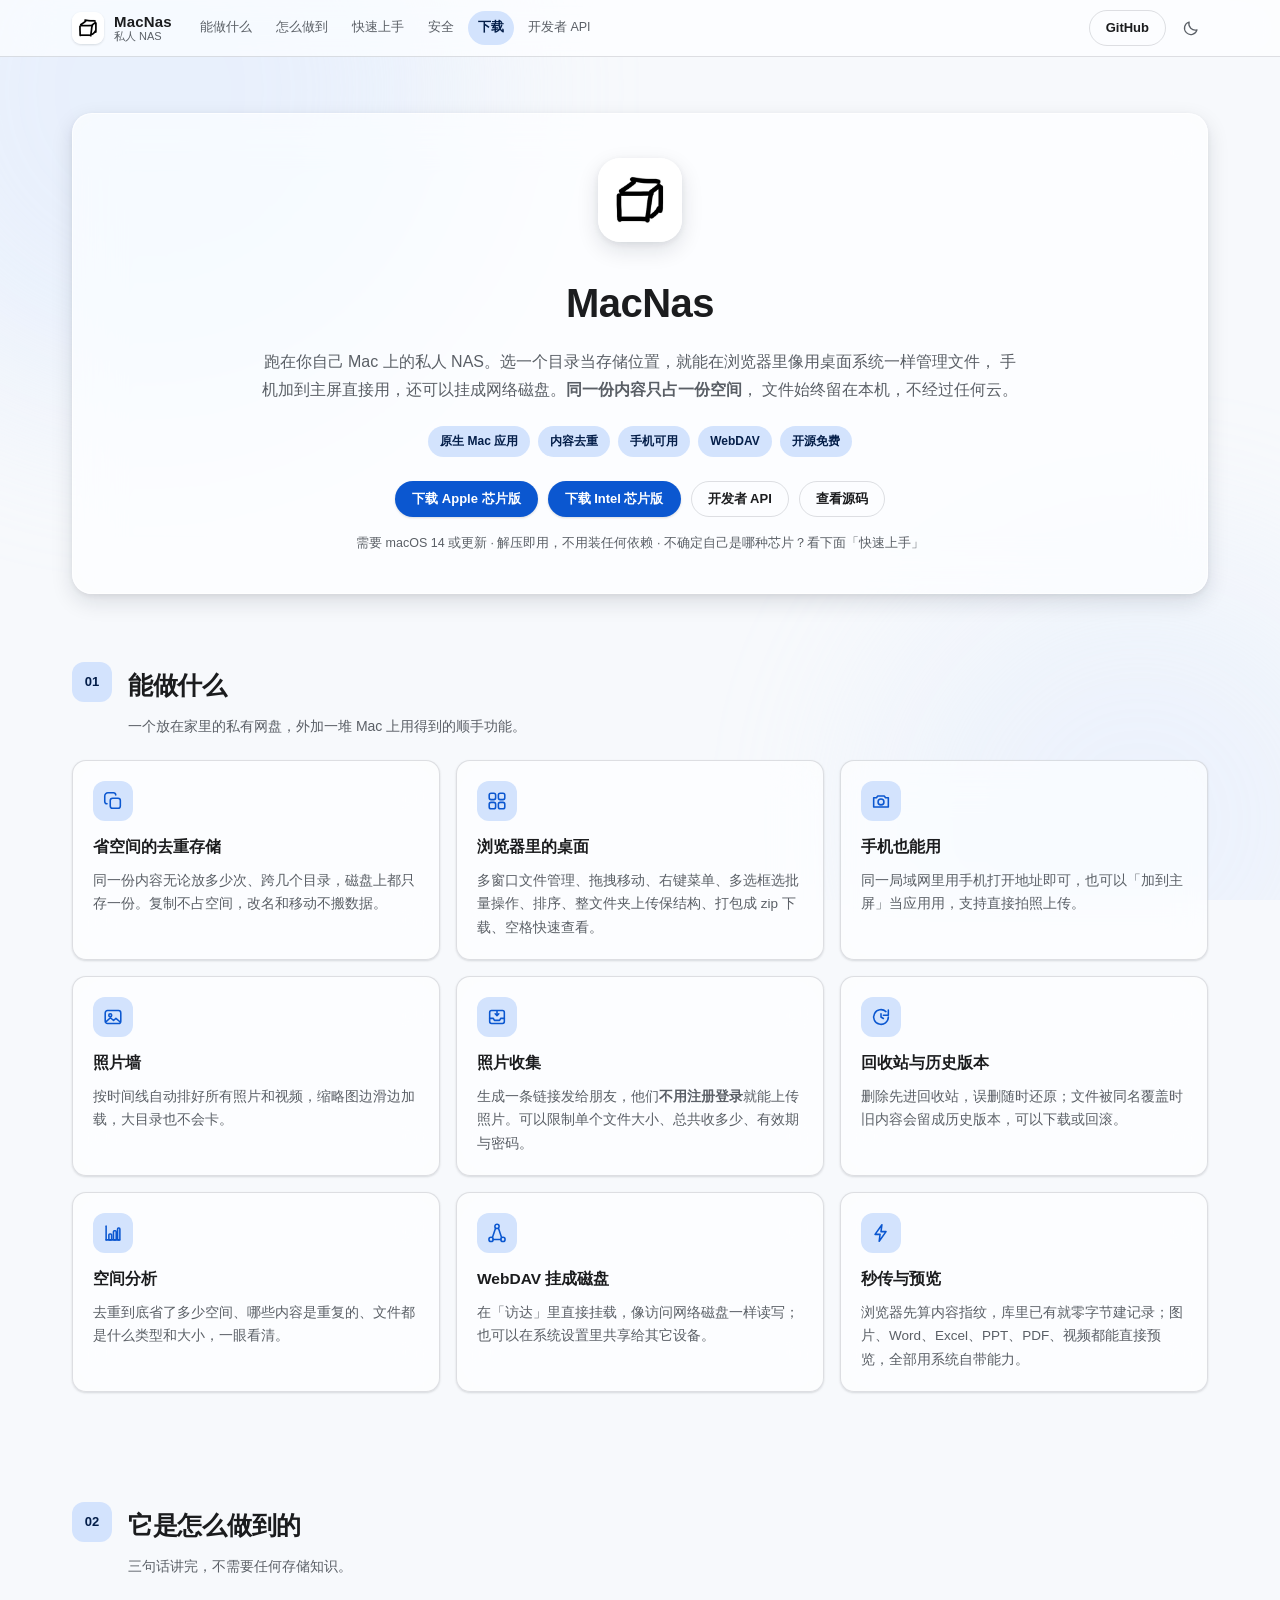
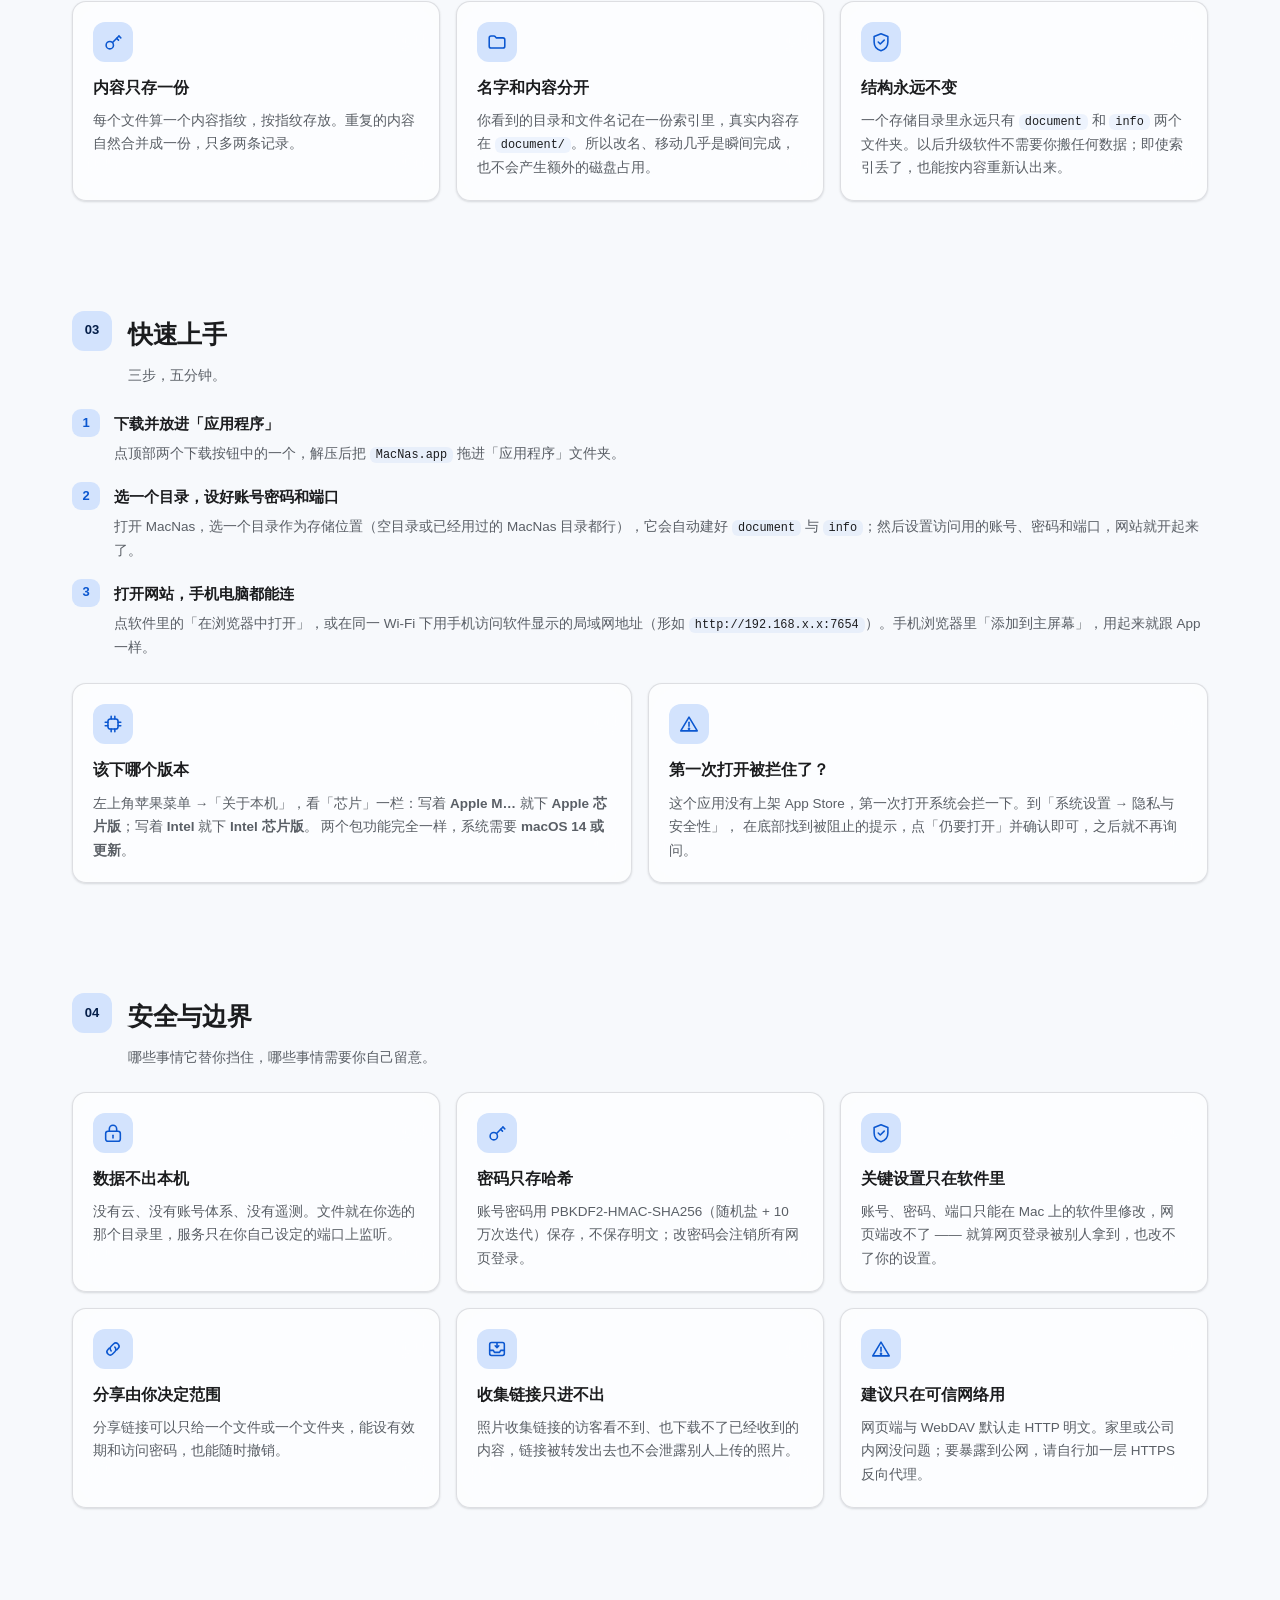
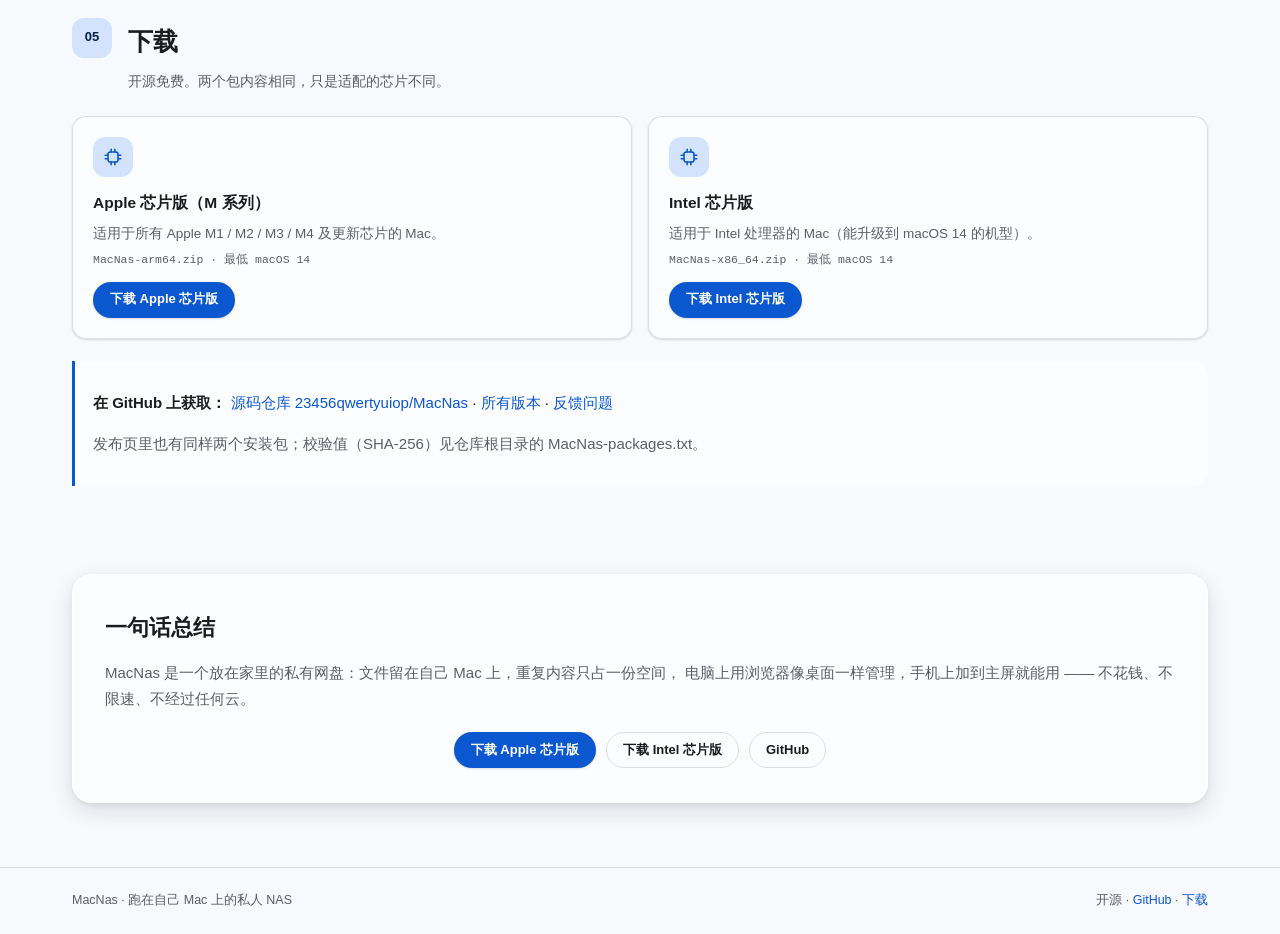
<file: web/index.html>
<!DOCTYPE html>
<html lang="zh-CN" data-theme="light">
<head>
<meta charset="utf-8">
<meta name="viewport" content="width=device-width, initial-scale=1">
<title>MacNas · 跑在自己 Mac 上的私人 NAS</title>
<meta name="description" content="MacNas 是一个跑在自己 Mac 上的私人 NAS：文件按内容去重存储，浏览器里像桌面一样管理，手机可加到主屏，支持 WebDAV 与照片收集。开源，零第三方依赖。">
<link rel="icon" href="logo.png">
<link rel="stylesheet" href="style.css">
</head>
<body>

<div class="bg-deco" aria-hidden="true"></div>

<header class="topbar glass">
  <div class="topbar-inner">
    <a class="brand" href="#top">
      <img src="logo.png" alt="MacNas" class="brand-logo">
      <span class="brand-text">
        <strong>MacNas</strong>
        <small>私人 NAS</small>
      </span>
    </a>
    <nav class="topnav">
      <a href="#features">能做什么</a>
      <a href="#how">怎么做到</a>
      <a href="#start">快速上手</a>
      <a href="#security">安全</a>
      <a href="#download">下载</a>
      <a href="api.html">开发者 API</a>
    </nav>
    <div class="topbar-actions">
      <a class="btn text" href="https://github.com/23456qwertyuiop/MacNas" target="_blank" rel="noopener">GitHub</a>
      <button class="icon-btn" id="theme-btn" title="切换深浅色" aria-label="切换深浅色"></button>
    </div>
  </div>
</header>

<main id="top">

  <!-- ======================= 首屏 ======================= -->
  <section class="hero">
    <div class="hero-card glass">
      <img src="logo.png" alt="" class="hero-logo">
      <h1>MacNas</h1>
      <p class="hero-lead">
        跑在你自己 Mac 上的私人 NAS。选一个目录当存储位置，就能在浏览器里像用桌面系统一样管理文件，
        手机加到主屏直接用，还可以挂成网络磁盘。<strong>同一份内容只占一份空间</strong>，
        文件始终留在本机，不经过任何云。
      </p>
      <div class="hero-tags">
        <span class="tag-pill">原生 Mac 应用</span>
        <span class="tag-pill">内容去重</span>
        <span class="tag-pill">手机可用</span>
        <span class="tag-pill">WebDAV</span>
        <span class="tag-pill">开源免费</span>
      </div>
      <div class="hero-actions">
        <a class="btn filled" href="https://github.com/23456qwertyuiop/MacNas/releases/latest/download/MacNas-arm64.zip">下载 Apple 芯片版</a>
        <a class="btn filled" href="https://github.com/23456qwertyuiop/MacNas/releases/latest/download/MacNas-x86_64.zip">下载 Intel 芯片版</a>
        <a class="btn text" href="api.html">开发者 API</a>
        <a class="btn text" href="https://github.com/23456qwertyuiop/MacNas" target="_blank" rel="noopener">查看源码</a>
      </div>
      <p class="hero-note">需要 macOS 14 或更新 · 解压即用，不用装任何依赖 · 不确定自己是哪种芯片？看下面「快速上手」</p>
    </div>
  </section>

  <!-- ======================= 能做什么 ======================= -->
  <section id="features" class="block">
    <div class="section-head">
      <span class="section-index">01</span>
      <div>
        <h2>能做什么</h2>
        <p class="section-sub">一个放在家里的私有网盘，外加一堆 Mac 上用得到的顺手功能。</p>
      </div>
    </div>

    <div class="cards three">
      <article class="card">
        <div class="card-icon" data-icon="copy"></div>
        <h3>省空间的去重存储</h3>
        <p>同一份内容无论放多少次、跨几个目录，磁盘上都只存一份。复制不占空间，改名和移动不搬数据。</p>
      </article>
      <article class="card">
        <div class="card-icon" data-icon="grid"></div>
        <h3>浏览器里的桌面</h3>
        <p>多窗口文件管理、拖拽移动、右键菜单、多选框选批量操作、排序、整文件夹上传保结构、打包成 zip 下载、空格快速查看。</p>
      </article>
      <article class="card">
        <div class="card-icon" data-icon="camera"></div>
        <h3>手机也能用</h3>
        <p>同一局域网里用手机打开地址即可，也可以「加到主屏」当应用用，支持直接拍照上传。</p>
      </article>
      <article class="card">
        <div class="card-icon" data-icon="photos"></div>
        <h3>照片墙</h3>
        <p>按时间线自动排好所有照片和视频，缩略图边滑边加载，大目录也不会卡。</p>
      </article>
      <article class="card">
        <div class="card-icon" data-icon="inbox"></div>
        <h3>照片收集</h3>
        <p>生成一条链接发给朋友，他们<strong>不用注册登录</strong>就能上传照片。可以限制单个文件大小、总共收多少、有效期与密码。</p>
      </article>
      <article class="card">
        <div class="card-icon" data-icon="rotate"></div>
        <h3>回收站与历史版本</h3>
        <p>删除先进回收站，误删随时还原；文件被同名覆盖时旧内容会留成历史版本，可以下载或回滚。</p>
      </article>
      <article class="card">
        <div class="card-icon" data-icon="chart"></div>
        <h3>空间分析</h3>
        <p>去重到底省了多少空间、哪些内容是重复的、文件都是什么类型和大小，一眼看清。</p>
      </article>
      <article class="card">
        <div class="card-icon" data-icon="network"></div>
        <h3>WebDAV 挂成磁盘</h3>
        <p>在「访达」里直接挂载，像访问网络磁盘一样读写；也可以在系统设置里共享给其它设备。</p>
      </article>
      <article class="card">
        <div class="card-icon" data-icon="bolt"></div>
        <h3>秒传与预览</h3>
        <p>浏览器先算内容指纹，库里已有就零字节建记录；图片、Word、Excel、PPT、PDF、视频都能直接预览，全部用系统自带能力。</p>
      </article>
    </div>
  </section>

  <!-- ======================= 怎么做到 ======================= -->
  <section id="how" class="block">
    <div class="section-head">
      <span class="section-index">02</span>
      <div>
        <h2>它是怎么做到的</h2>
        <p class="section-sub">三句话讲完，不需要任何存储知识。</p>
      </div>
    </div>

    <div class="cards three">
      <article class="card">
        <div class="card-icon" data-icon="key"></div>
        <h3>内容只存一份</h3>
        <p>每个文件算一个内容指纹，按指纹存放。重复的内容自然合并成一份，只多两条记录。</p>
      </article>
      <article class="card">
        <div class="card-icon" data-icon="folder"></div>
        <h3>名字和内容分开</h3>
        <p>你看到的目录和文件名记在一份索引里，真实内容存在 <code>document/</code>。所以改名、移动几乎是瞬间完成，也不会产生额外的磁盘占用。</p>
      </article>
      <article class="card">
        <div class="card-icon" data-icon="shield"></div>
        <h3>结构永远不变</h3>
        <p>一个存储目录里永远只有 <code>document</code> 和 <code>info</code> 两个文件夹。以后升级软件不需要你搬任何数据；即使索引丢了，也能按内容重新认出来。</p>
      </article>
    </div>
  </section>

  <!-- ======================= 快速上手 ======================= -->
  <section id="start" class="block">
    <div class="section-head">
      <span class="section-index">03</span>
      <div>
        <h2>快速上手</h2>
        <p class="section-sub">三步，五分钟。</p>
      </div>
    </div>

    <div class="prose">
      <div class="guide-steps">
        <div class="guide-step">
          <span class="guide-step-no">1</span>
          <div>
            <h3>下载并放进「应用程序」</h3>
            <p>点顶部两个下载按钮中的一个，解压后把 <code>MacNas.app</code> 拖进「应用程序」文件夹。</p>
          </div>
        </div>
        <div class="guide-step">
          <span class="guide-step-no">2</span>
          <div>
            <h3>选一个目录，设好账号密码和端口</h3>
            <p>打开 MacNas，选一个目录作为存储位置（空目录或已经用过的 MacNas 目录都行），它会自动建好
               <code>document</code> 与 <code>info</code>；然后设置访问用的账号、密码和端口，网站就开起来了。</p>
          </div>
        </div>
        <div class="guide-step">
          <span class="guide-step-no">3</span>
          <div>
            <h3>打开网站，手机电脑都能连</h3>
            <p>点软件里的「在浏览器中打开」，或在同一 Wi-Fi 下用手机访问软件显示的局域网地址（形如
               <code>http://192.168.x.x:7654</code>）。手机浏览器里「添加到主屏幕」，用起来就跟 App 一样。</p>
          </div>
        </div>
      </div>

      <div class="cards two">
        <article class="card">
          <div class="card-icon" data-icon="chip"></div>
          <h3>该下哪个版本</h3>
          <p>左上角苹果菜单 →「关于本机」，看「芯片」一栏：写着 <strong>Apple M…</strong> 就下
             <strong>Apple 芯片版</strong>；写着 <strong>Intel</strong> 就下 <strong>Intel 芯片版</strong>。
             两个包功能完全一样，系统需要 <strong>macOS 14 或更新</strong>。</p>
        </article>
        <article class="card">
          <div class="card-icon" data-icon="warn"></div>
          <h3>第一次打开被拦住了？</h3>
          <p>这个应用没有上架 App Store，第一次打开系统会拦一下。到「系统设置 → 隐私与安全性」，
             在底部找到被阻止的提示，点「仍要打开」并确认即可，之后就不再询问。</p>
        </article>
      </div>
    </div>
  </section>

  <!-- ======================= 安全与边界 ======================= -->
  <section id="security" class="block">
    <div class="section-head">
      <span class="section-index">04</span>
      <div>
        <h2>安全与边界</h2>
        <p class="section-sub">哪些事情它替你挡住，哪些事情需要你自己留意。</p>
      </div>
    </div>

    <div class="cards three">
      <article class="card">
        <div class="card-icon" data-icon="lock"></div>
        <h3>数据不出本机</h3>
        <p>没有云、没有账号体系、没有遥测。文件就在你选的那个目录里，服务只在你自己设定的端口上监听。</p>
      </article>
      <article class="card">
        <div class="card-icon" data-icon="key"></div>
        <h3>密码只存哈希</h3>
        <p>账号密码用 PBKDF2-HMAC-SHA256（随机盐 + 10 万次迭代）保存，不保存明文；改密码会注销所有网页登录。</p>
      </article>
      <article class="card">
        <div class="card-icon" data-icon="shield"></div>
        <h3>关键设置只在软件里</h3>
        <p>账号、密码、端口只能在 Mac 上的软件里修改，网页端改不了 —— 就算网页登录被别人拿到，也改不了你的设置。</p>
      </article>
      <article class="card">
        <div class="card-icon" data-icon="link"></div>
        <h3>分享由你决定范围</h3>
        <p>分享链接可以只给一个文件或一个文件夹，能设有效期和访问密码，也能随时撤销。</p>
      </article>
      <article class="card">
        <div class="card-icon" data-icon="inbox"></div>
        <h3>收集链接只进不出</h3>
        <p>照片收集链接的访客看不到、也下载不了已经收到的内容，链接被转发出去也不会泄露别人上传的照片。</p>
      </article>
      <article class="card">
        <div class="card-icon" data-icon="warn"></div>
        <h3>建议只在可信网络用</h3>
        <p>网页端与 WebDAV 默认走 HTTP 明文。家里或公司内网没问题；要暴露到公网，请自行加一层 HTTPS 反向代理。</p>
      </article>
    </div>
  </section>

  <!-- ======================= 下载 ======================= -->
  <section id="download" class="block">
    <div class="section-head">
      <span class="section-index">05</span>
      <div>
        <h2>下载</h2>
        <p class="section-sub">开源免费。两个包内容相同，只是适配的芯片不同。</p>
      </div>
    </div>

    <div class="cards two">
      <article class="card download-card">
        <div class="card-icon" data-icon="chip"></div>
        <h3>Apple 芯片版（M 系列）</h3>
        <p>适用于所有 Apple M1 / M2 / M3 / M4 及更新芯片的 Mac。</p>
        <p class="mono c-dim">MacNas-arm64.zip · 最低 macOS 14</p>
        <a class="btn filled" href="https://github.com/23456qwertyuiop/MacNas/releases/latest/download/MacNas-arm64.zip">下载 Apple 芯片版</a>
      </article>
      <article class="card download-card">
        <div class="card-icon" data-icon="chip"></div>
        <h3>Intel 芯片版</h3>
        <p>适用于 Intel 处理器的 Mac（能升级到 macOS 14 的机型）。</p>
        <p class="mono c-dim">MacNas-x86_64.zip · 最低 macOS 14</p>
        <a class="btn filled" href="https://github.com/23456qwertyuiop/MacNas/releases/latest/download/MacNas-x86_64.zip">下载 Intel 芯片版</a>
      </article>
    </div>

    <div class="callout">
      <p>
        <strong>在 GitHub 上获取：</strong>
        <a href="https://github.com/23456qwertyuiop/MacNas" target="_blank" rel="noopener">源码仓库 23456qwertyuiop/MacNas</a>
        ·
        <a href="https://github.com/23456qwertyuiop/MacNas/releases" target="_blank" rel="noopener">所有版本</a>
        ·
        <a href="https://github.com/23456qwertyuiop/MacNas/issues" target="_blank" rel="noopener">反馈问题</a>
      </p>
      <p class="c-dim">发布页里也有同样两个安装包；校验值（SHA-256）见仓库根目录的 MacNas-packages.txt。</p>
    </div>
  </section>

  <!-- ======================= 收尾 ======================= -->
  <section class="block">
    <div class="finale glass">
      <h2>一句话总结</h2>
      <p>
        MacNas 是一个放在家里的私有网盘：文件留在自己 Mac 上，重复内容只占一份空间，
        电脑上用浏览器像桌面一样管理，手机上加到主屏就能用 —— 不花钱、不限速、不经过任何云。
      </p>
      <div class="hero-actions">
        <a class="btn filled" href="https://github.com/23456qwertyuiop/MacNas/releases/latest/download/MacNas-arm64.zip">下载 Apple 芯片版</a>
        <a class="btn text" href="https://github.com/23456qwertyuiop/MacNas/releases/latest/download/MacNas-x86_64.zip">下载 Intel 芯片版</a>
        <a class="btn text" href="https://github.com/23456qwertyuiop/MacNas" target="_blank" rel="noopener">GitHub</a>
      </div>
    </div>
  </section>

</main>

<footer class="foot">
  <div class="foot-inner">
    <span>MacNas · 跑在自己 Mac 上的私人 NAS</span>
    <span class="c-dim">
      开源 ·
      <a href="https://github.com/23456qwertyuiop/MacNas" target="_blank" rel="noopener">GitHub</a> ·
      <a href="#download">下载</a>
    </span>
  </div>
</footer>

<script src="app.js"></script>
</body>
</html>
</file>
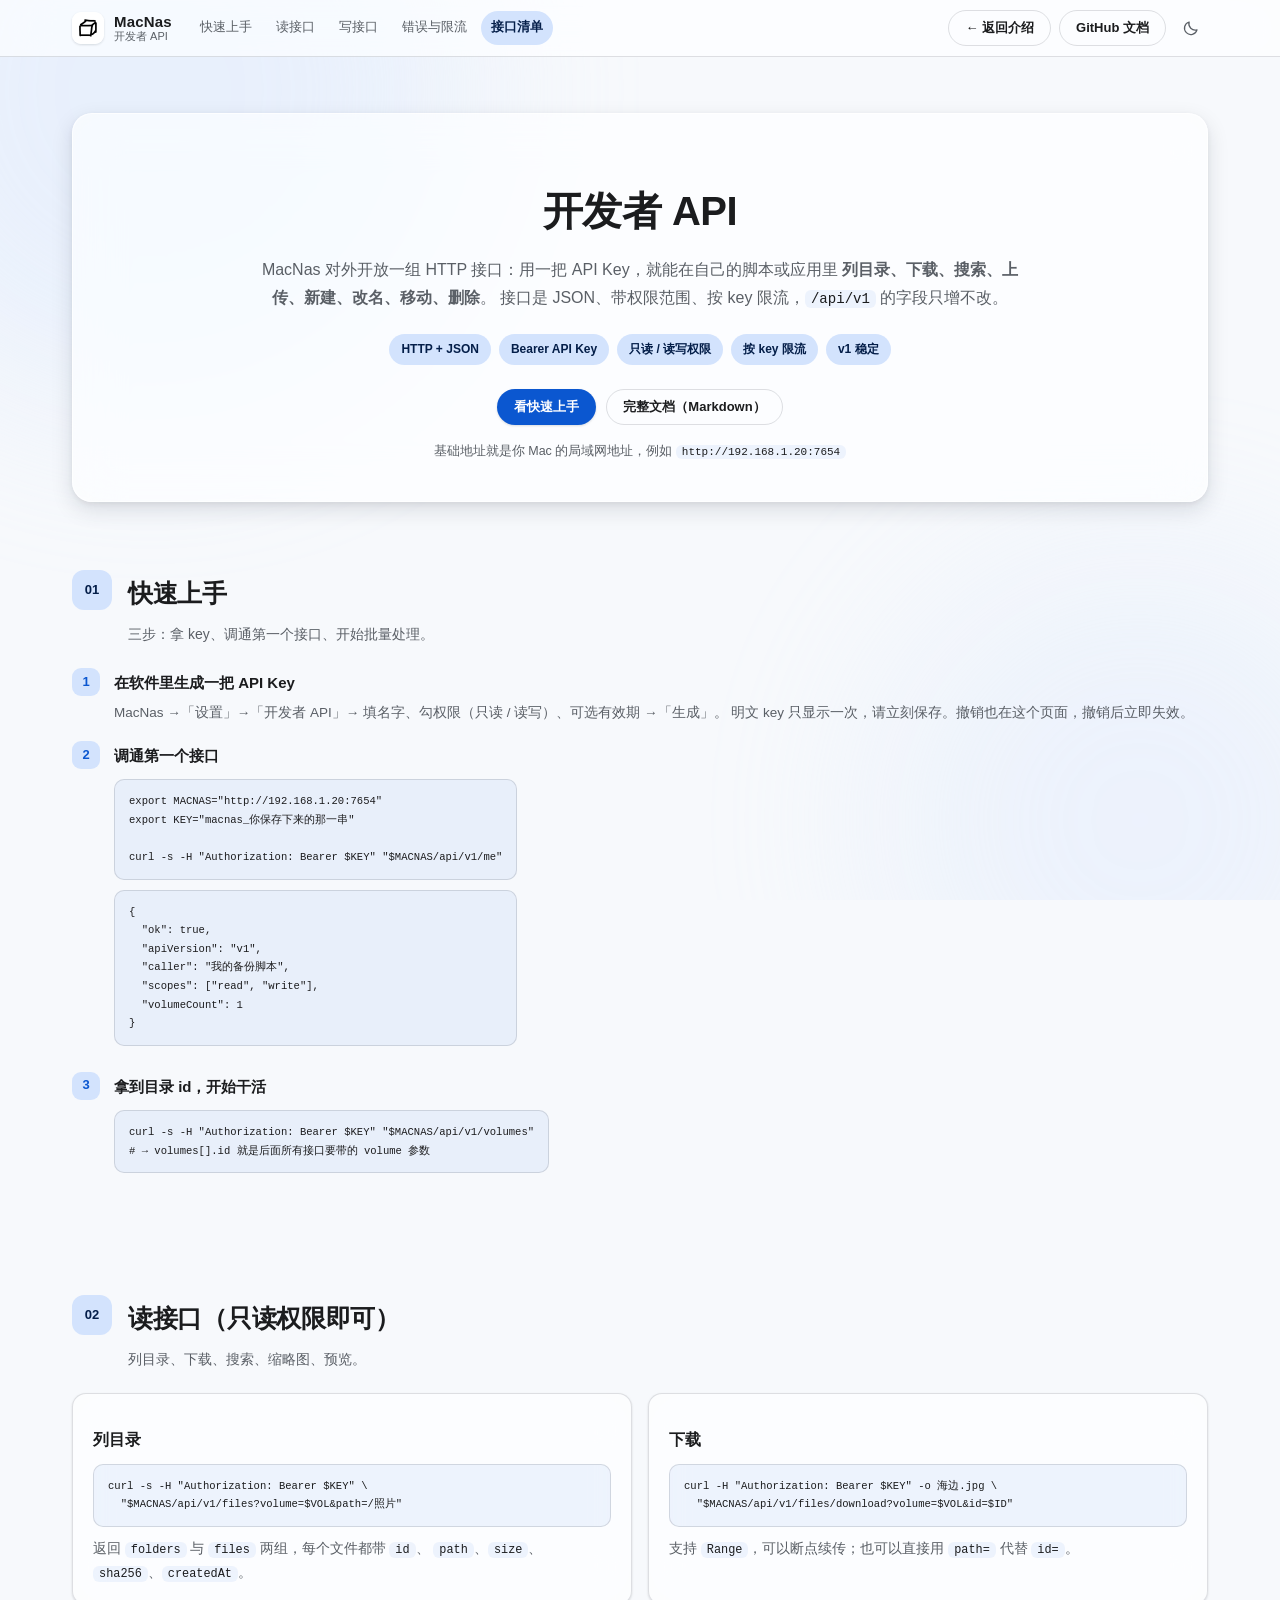
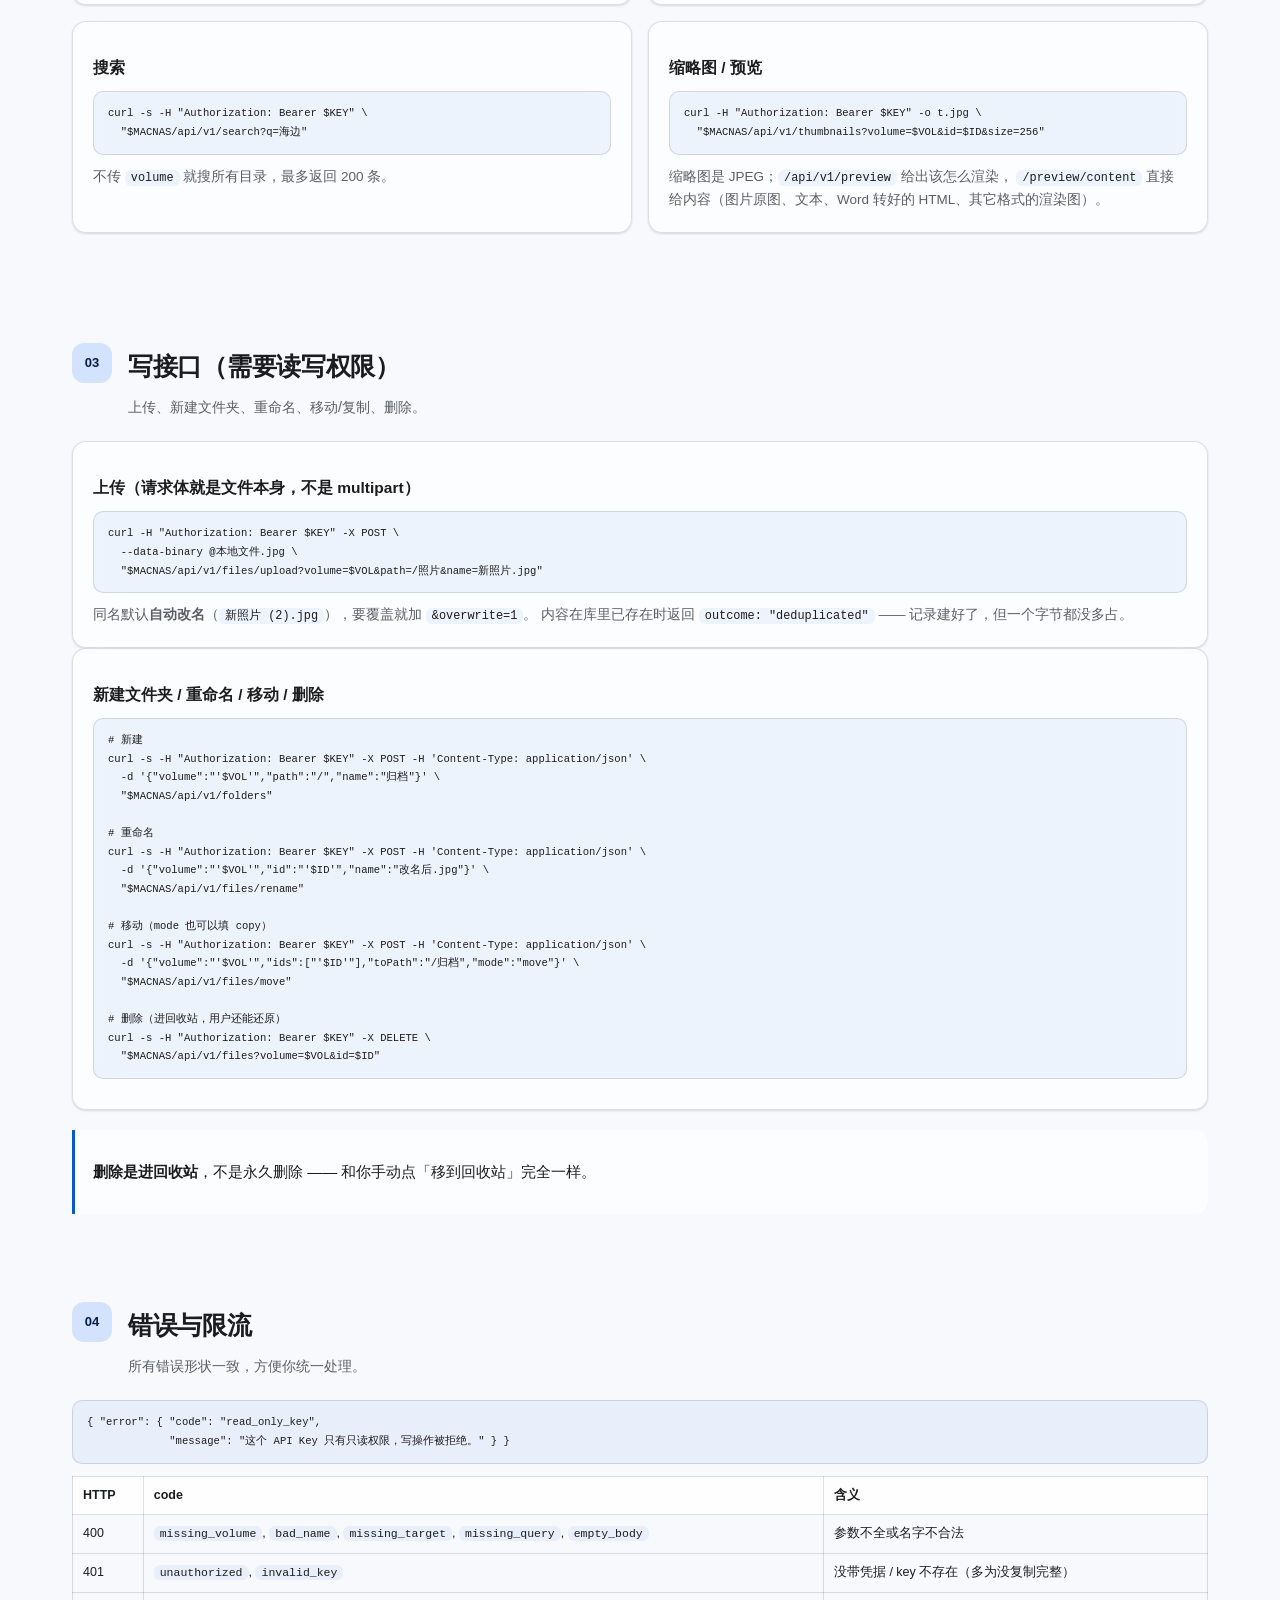
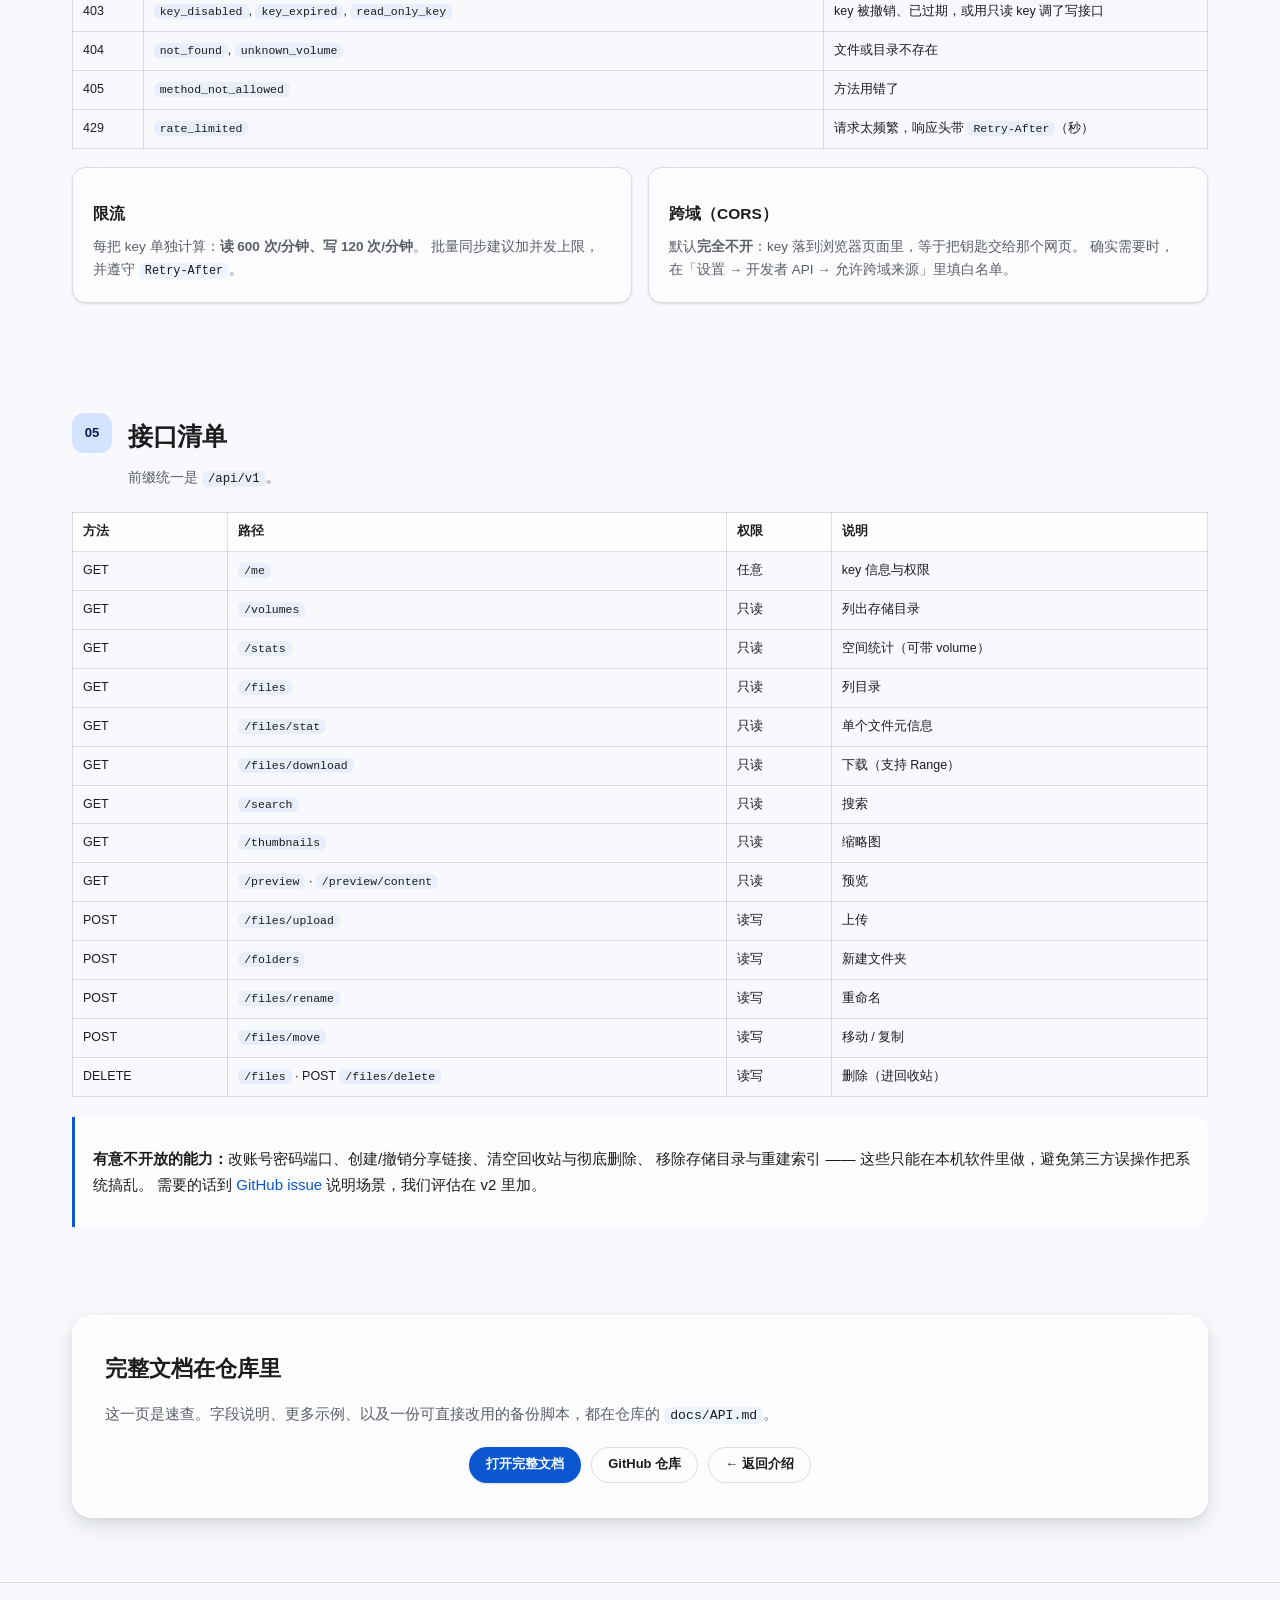
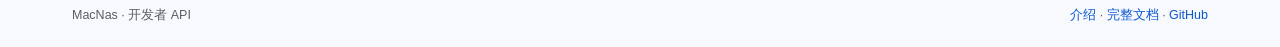
<file: web/api.html>
<!DOCTYPE html>
<html lang="zh-CN" data-theme="light">
<head>
<meta charset="utf-8">
<meta name="viewport" content="width=device-width, initial-scale=1">
<title>MacNas 开发者 API · 用你自己的程序读写 MacNas</title>
<meta name="description" content="MacNas 对外开放的 HTTP API：用 API Key 鉴权，读写文件、搜索、缩略图与预览。含快速上手、接口清单、错误码与限流说明。">
<link rel="icon" href="logo.png">
<link rel="stylesheet" href="style.css">
</head>
<body>

<div class="bg-deco" aria-hidden="true"></div>

<header class="topbar glass">
  <div class="topbar-inner">
    <a class="brand" href="index.html">
      <img src="logo.png" alt="MacNas" class="brand-logo">
      <span class="brand-text">
        <strong>MacNas</strong>
        <small>开发者 API</small>
      </span>
    </a>
    <nav class="topnav">
      <a href="#quick">快速上手</a>
      <a href="#read">读接口</a>
      <a href="#write">写接口</a>
      <a href="#errors">错误与限流</a>
      <a href="#list">接口清单</a>
    </nav>
    <div class="topbar-actions">
      <a class="btn text" href="index.html">← 返回介绍</a>
      <a class="btn text" href="https://github.com/23456qwertyuiop/MacNas/blob/main/docs/API.md" target="_blank" rel="noopener">GitHub 文档</a>
      <button class="icon-btn" id="theme-btn" title="切换深浅色" aria-label="切换深浅色"></button>
    </div>
  </div>
</header>

<main id="top">

  <section class="hero">
    <div class="hero-card glass">
      <h1>开发者 API</h1>
      <p class="hero-lead">
        MacNas 对外开放一组 HTTP 接口：用一把 API Key，就能在自己的脚本或应用里
        <strong>列目录、下载、搜索、上传、新建、改名、移动、删除</strong>。
        接口是 JSON、带权限范围、按 key 限流，<code>/api/v1</code> 的字段只增不改。
      </p>
      <div class="hero-tags">
        <span class="tag-pill">HTTP + JSON</span>
        <span class="tag-pill">Bearer API Key</span>
        <span class="tag-pill">只读 / 读写权限</span>
        <span class="tag-pill">按 key 限流</span>
        <span class="tag-pill">v1 稳定</span>
      </div>
      <div class="hero-actions">
        <a class="btn filled" href="#quick">看快速上手</a>
        <a class="btn text" href="https://github.com/23456qwertyuiop/MacNas/blob/main/docs/API.md" target="_blank" rel="noopener">完整文档（Markdown）</a>
      </div>
      <p class="hero-note">基础地址就是你 Mac 的局域网地址，例如 <code>http://192.168.1.20:7654</code></p>
    </div>
  </section>

  <section id="quick" class="block">
    <div class="section-head">
      <span class="section-index">01</span>
      <div>
        <h2>快速上手</h2>
        <p class="section-sub">三步：拿 key、调通第一个接口、开始批量处理。</p>
      </div>
    </div>

    <div class="prose">
      <div class="guide-steps">
        <div class="guide-step">
          <span class="guide-step-no">1</span>
          <div>
            <h3>在软件里生成一把 API Key</h3>
            <p>MacNas →「设置」→「开发者 API」→ 填名字、勾权限（只读 / 读写）、可选有效期 →「生成」。
               明文 key 只显示一次，请立刻保存。撤销也在这个页面，撤销后立即失效。</p>
          </div>
        </div>
        <div class="guide-step">
          <span class="guide-step-no">2</span>
          <div>
            <h3>调通第一个接口</h3>
            <pre class="code-block"><code>export MACNAS="http://192.168.1.20:7654"
export KEY="macnas_你保存下来的那一串"

curl -s -H "Authorization: Bearer $KEY" "$MACNAS/api/v1/me"</code></pre>
            <pre class="code-block"><code>{
  "ok": true,
  "apiVersion": "v1",
  "caller": "我的备份脚本",
  "scopes": ["read", "write"],
  "volumeCount": 1
}</code></pre>
          </div>
        </div>
        <div class="guide-step">
          <span class="guide-step-no">3</span>
          <div>
            <h3>拿到目录 id，开始干活</h3>
            <pre class="code-block"><code>curl -s -H "Authorization: Bearer $KEY" "$MACNAS/api/v1/volumes"
# → volumes[].id 就是后面所有接口要带的 volume 参数</code></pre>
          </div>
        </div>
      </div>
    </div>
  </section>

  <section id="read" class="block">
    <div class="section-head">
      <span class="section-index">02</span>
      <div>
        <h2>读接口（只读权限即可）</h2>
        <p class="section-sub">列目录、下载、搜索、缩略图、预览。</p>
      </div>
    </div>

    <div class="cards two">
      <article class="card">
        <h3>列目录</h3>
        <pre class="code-block"><code>curl -s -H "Authorization: Bearer $KEY" \
  "$MACNAS/api/v1/files?volume=$VOL&amp;path=/照片"</code></pre>
        <p>返回 <code>folders</code> 与 <code>files</code> 两组，每个文件都带 <code>id</code>、
           <code>path</code>、<code>size</code>、<code>sha256</code>、<code>createdAt</code>。</p>
      </article>
      <article class="card">
        <h3>下载</h3>
        <pre class="code-block"><code>curl -H "Authorization: Bearer $KEY" -o 海边.jpg \
  "$MACNAS/api/v1/files/download?volume=$VOL&amp;id=$ID"</code></pre>
        <p>支持 <code>Range</code>，可以断点续传；也可以直接用 <code>path=</code> 代替 <code>id=</code>。</p>
      </article>
      <article class="card">
        <h3>搜索</h3>
        <pre class="code-block"><code>curl -s -H "Authorization: Bearer $KEY" \
  "$MACNAS/api/v1/search?q=海边"</code></pre>
        <p>不传 <code>volume</code> 就搜所有目录，最多返回 200 条。</p>
      </article>
      <article class="card">
        <h3>缩略图 / 预览</h3>
        <pre class="code-block"><code>curl -H "Authorization: Bearer $KEY" -o t.jpg \
  "$MACNAS/api/v1/thumbnails?volume=$VOL&amp;id=$ID&amp;size=256"</code></pre>
        <p>缩略图是 JPEG；<code>/api/v1/preview</code> 给出该怎么渲染，
           <code>/preview/content</code> 直接给内容（图片原图、文本、Word 转好的 HTML、其它格式的渲染图）。</p>
      </article>
    </div>
  </section>

  <section id="write" class="block">
    <div class="section-head">
      <span class="section-index">03</span>
      <div>
        <h2>写接口（需要读写权限）</h2>
        <p class="section-sub">上传、新建文件夹、重命名、移动/复制、删除。</p>
      </div>
    </div>

    <div class="prose">
      <article class="card">
        <h3>上传（请求体就是文件本身，不是 multipart）</h3>
        <pre class="code-block"><code>curl -H "Authorization: Bearer $KEY" -X POST \
  --data-binary @本地文件.jpg \
  "$MACNAS/api/v1/files/upload?volume=$VOL&amp;path=/照片&amp;name=新照片.jpg"</code></pre>
        <p>同名默认<strong>自动改名</strong>（<code>新照片 (2).jpg</code>），要覆盖就加 <code>&amp;overwrite=1</code>。
           内容在库里已存在时返回 <code>outcome: "deduplicated"</code> —— 记录建好了，但一个字节都没多占。</p>
      </article>
      <article class="card">
        <h3>新建文件夹 / 重命名 / 移动 / 删除</h3>
        <pre class="code-block"><code># 新建
curl -s -H "Authorization: Bearer $KEY" -X POST -H 'Content-Type: application/json' \
  -d '{"volume":"'$VOL'","path":"/","name":"归档"}' \
  "$MACNAS/api/v1/folders"

# 重命名
curl -s -H "Authorization: Bearer $KEY" -X POST -H 'Content-Type: application/json' \
  -d '{"volume":"'$VOL'","id":"'$ID'","name":"改名后.jpg"}' \
  "$MACNAS/api/v1/files/rename"

# 移动（mode 也可以填 copy）
curl -s -H "Authorization: Bearer $KEY" -X POST -H 'Content-Type: application/json' \
  -d '{"volume":"'$VOL'","ids":["'$ID'"],"toPath":"/归档","mode":"move"}' \
  "$MACNAS/api/v1/files/move"

# 删除（进回收站，用户还能还原）
curl -s -H "Authorization: Bearer $KEY" -X DELETE \
  "$MACNAS/api/v1/files?volume=$VOL&amp;id=$ID"</code></pre>
      </article>
      <div class="callout">
        <p><strong>删除是进回收站</strong>，不是永久删除 —— 和你手动点「移到回收站」完全一样。</p>
      </div>
    </div>
  </section>

  <section id="errors" class="block">
    <div class="section-head">
      <span class="section-index">04</span>
      <div>
        <h2>错误与限流</h2>
        <p class="section-sub">所有错误形状一致，方便你统一处理。</p>
      </div>
    </div>

    <div class="prose">
      <pre class="code-block"><code>{ "error": { "code": "read_only_key",
             "message": "这个 API Key 只有只读权限，写操作被拒绝。" } }</code></pre>
      <div class="table-wrap">
        <table class="api-table">
          <thead><tr><th>HTTP</th><th>code</th><th>含义</th></tr></thead>
          <tbody>
            <tr><td>400</td><td><code>missing_volume</code>, <code>bad_name</code>, <code>missing_target</code>, <code>missing_query</code>, <code>empty_body</code></td><td>参数不全或名字不合法</td></tr>
            <tr><td>401</td><td><code>unauthorized</code>, <code>invalid_key</code></td><td>没带凭据 / key 不存在（多为没复制完整）</td></tr>
            <tr><td>403</td><td><code>key_disabled</code>, <code>key_expired</code>, <code>read_only_key</code></td><td>key 被撤销、已过期，或用只读 key 调了写接口</td></tr>
            <tr><td>404</td><td><code>not_found</code>, <code>unknown_volume</code></td><td>文件或目录不存在</td></tr>
            <tr><td>405</td><td><code>method_not_allowed</code></td><td>方法用错了</td></tr>
            <tr><td>429</td><td><code>rate_limited</code></td><td>请求太频繁，响应头带 <code>Retry-After</code>（秒）</td></tr>
          </tbody>
        </table>
      </div>
      <div class="cards two">
        <article class="card">
          <h3>限流</h3>
          <p>每把 key 单独计算：<strong>读 600 次/分钟、写 120 次/分钟</strong>。
             批量同步建议加并发上限，并遵守 <code>Retry-After</code>。</p>
        </article>
        <article class="card">
          <h3>跨域（CORS）</h3>
          <p>默认<strong>完全不开</strong>：key 落到浏览器页面里，等于把钥匙交给那个网页。
             确实需要时，在「设置 → 开发者 API → 允许跨域来源」里填白名单。</p>
        </article>
      </div>
    </div>
  </section>

  <section id="list" class="block">
    <div class="section-head">
      <span class="section-index">05</span>
      <div>
        <h2>接口清单</h2>
        <p class="section-sub">前缀统一是 <code>/api/v1</code>。</p>
      </div>
    </div>

    <div class="table-wrap">
      <table class="api-table">
        <thead><tr><th>方法</th><th>路径</th><th>权限</th><th>说明</th></tr></thead>
        <tbody>
          <tr><td>GET</td><td><code>/me</code></td><td>任意</td><td>key 信息与权限</td></tr>
          <tr><td>GET</td><td><code>/volumes</code></td><td>只读</td><td>列出存储目录</td></tr>
          <tr><td>GET</td><td><code>/stats</code></td><td>只读</td><td>空间统计（可带 volume）</td></tr>
          <tr><td>GET</td><td><code>/files</code></td><td>只读</td><td>列目录</td></tr>
          <tr><td>GET</td><td><code>/files/stat</code></td><td>只读</td><td>单个文件元信息</td></tr>
          <tr><td>GET</td><td><code>/files/download</code></td><td>只读</td><td>下载（支持 Range）</td></tr>
          <tr><td>GET</td><td><code>/search</code></td><td>只读</td><td>搜索</td></tr>
          <tr><td>GET</td><td><code>/thumbnails</code></td><td>只读</td><td>缩略图</td></tr>
          <tr><td>GET</td><td><code>/preview</code> · <code>/preview/content</code></td><td>只读</td><td>预览</td></tr>
          <tr><td>POST</td><td><code>/files/upload</code></td><td>读写</td><td>上传</td></tr>
          <tr><td>POST</td><td><code>/folders</code></td><td>读写</td><td>新建文件夹</td></tr>
          <tr><td>POST</td><td><code>/files/rename</code></td><td>读写</td><td>重命名</td></tr>
          <tr><td>POST</td><td><code>/files/move</code></td><td>读写</td><td>移动 / 复制</td></tr>
          <tr><td>DELETE</td><td><code>/files</code> · POST <code>/files/delete</code></td><td>读写</td><td>删除（进回收站）</td></tr>
        </tbody>
      </table>
    </div>

    <div class="callout">
      <p><strong>有意不开放的能力：</strong>改账号密码端口、创建/撤销分享链接、清空回收站与彻底删除、
         移除存储目录与重建索引 —— 这些只能在本机软件里做，避免第三方误操作把系统搞乱。
         需要的话到
         <a href="https://github.com/23456qwertyuiop/MacNas/issues" target="_blank" rel="noopener">GitHub issue</a>
         说明场景，我们评估在 v2 里加。</p>
    </div>
  </section>

  <section class="block">
    <div class="finale glass">
      <h2>完整文档在仓库里</h2>
      <p>这一页是速查。字段说明、更多示例、以及一份可直接改用的备份脚本，都在仓库的 <code>docs/API.md</code>。</p>
      <div class="hero-actions">
        <a class="btn filled" href="https://github.com/23456qwertyuiop/MacNas/blob/main/docs/API.md" target="_blank" rel="noopener">打开完整文档</a>
        <a class="btn text" href="https://github.com/23456qwertyuiop/MacNas" target="_blank" rel="noopener">GitHub 仓库</a>
        <a class="btn text" href="index.html">← 返回介绍</a>
      </div>
    </div>
  </section>

</main>

<footer class="foot">
  <div class="foot-inner">
    <span>MacNas · 开发者 API</span>
    <span class="c-dim">
      <a href="index.html">介绍</a> ·
      <a href="https://github.com/23456qwertyuiop/MacNas/blob/main/docs/API.md" target="_blank" rel="noopener">完整文档</a> ·
      <a href="https://github.com/23456qwertyuiop/MacNas" target="_blank" rel="noopener">GitHub</a>
    </span>
  </div>
</footer>

<script src="app.js"></script>
</body>
</html>
</file>
<file: web/style.css>
/* ==========================================================================
   MacNas · 原理与设计 —— 与软件网页端同一套设计语言
   Material 风格 · 蓝色主色 · 纯色（不使用任何渐变）· 毛玻璃
   ========================================================================== */

:root {
  --primary: #0B57D0;
  --on-primary: #FFFFFF;
  --primary-hover: #0A4CB8;
  --primary-container: #D3E3FD;
  --on-primary-container: #041E49;
  --surface: #F7F9FC;
  --surface-2: #FFFFFF;
  --glass: rgba(255, 255, 255, 0.66);
  --glass-strong: rgba(255, 255, 255, 0.86);
  --glass-border: rgba(255, 255, 255, 0.72);
  --outline: rgba(31, 41, 55, 0.14);
  --outline-strong: rgba(31, 41, 55, 0.24);
  --on-surface: #1B1C1E;
  --on-surface-variant: #5A5F66;
  --hover: rgba(11, 87, 208, 0.07);
  --success: #16855C;
  --warning: #B26A00;
  --danger: #B3261E;
  --code-bg: rgba(11, 87, 208, 0.06);
  --shadow-1: 0 1px 2px rgba(16, 24, 40, 0.07), 0 1px 3px rgba(16, 24, 40, 0.08);
  --shadow-2: 0 8px 22px rgba(16, 24, 40, 0.12), 0 2px 6px rgba(16, 24, 40, 0.07);
  --shadow-3: 0 24px 60px rgba(16, 24, 40, 0.22);
  --radius-sm: 10px;
  --radius: 14px;
  --radius-lg: 20px;
  --blur: saturate(180%) blur(24px);
  --maxw: 1180px;
}

html[data-theme="dark"] {
  --primary: #A8C7FA;
  --on-primary: #062E6F;
  --primary-hover: #C2D8FB;
  --primary-container: #0842A0;
  --on-primary-container: #D3E3FD;
  --surface: #0E1318;
  --surface-2: #151B22;
  --glass: rgba(28, 34, 42, 0.66);
  --glass-strong: rgba(24, 30, 38, 0.86);
  --glass-border: rgba(255, 255, 255, 0.10);
  --outline: rgba(255, 255, 255, 0.14);
  --outline-strong: rgba(255, 255, 255, 0.24);
  --on-surface: #E6E9EE;
  --on-surface-variant: #A8B0BA;
  --hover: rgba(168, 199, 250, 0.10);
  --code-bg: rgba(168, 199, 250, 0.10);
  --shadow-1: 0 1px 2px rgba(0, 0, 0, 0.4);
  --shadow-2: 0 8px 22px rgba(0, 0, 0, 0.45);
  --shadow-3: 0 24px 60px rgba(0, 0, 0, 0.55);
}

* { box-sizing: border-box; }

html { scroll-behavior: smooth; scroll-padding-top: 86px; }

body {
  margin: 0;
  font-family: -apple-system, BlinkMacSystemFont, "SF Pro Text", "Segoe UI",
               "PingFang SC", "Hiragino Sans GB", "Microsoft YaHei", sans-serif;
  font-size: 15px;
  line-height: 1.75;
  color: var(--on-surface);
  background: var(--surface);
  -webkit-font-smoothing: antialiased;
}

/* 背景装饰：纯色圆斑 + 模糊，不使用渐变 */
.bg-deco {
  position: fixed;
  inset: 0;
  z-index: -1;
  overflow: hidden;
  pointer-events: none;
}
.bg-deco::before,
.bg-deco::after {
  content: "";
  position: absolute;
  border-radius: 50%;
  filter: blur(90px);
  opacity: 0.40;
}
.bg-deco::before {
  width: 620px; height: 620px;
  top: -220px; left: -160px;
  background: var(--primary-container);
}
.bg-deco::after {
  width: 520px; height: 520px;
  bottom: -180px; right: -120px;
  background: var(--primary-container);
  opacity: 0.28;
}

a { color: var(--primary); text-decoration: none; }
a:hover { text-decoration: underline; }

code, .mono, pre {
  font-family: ui-monospace, SFMono-Regular, Menlo, Consolas, monospace;
  font-size: 0.88em;
}
code {
  background: var(--code-bg);
  padding: 1px 6px;
  border-radius: 6px;
  color: var(--on-surface);
  word-break: break-word;
}

/* ---------------- 顶部导航 ---------------- */
.topbar {
  position: sticky;
  top: 0;
  z-index: 50;
  border-bottom: 1px solid var(--outline);
}
.glass {
  background: var(--glass);
  backdrop-filter: var(--blur);
  -webkit-backdrop-filter: var(--blur);
}
.topbar-inner {
  max-width: var(--maxw);
  margin: 0 auto;
  padding: 10px 22px;
  display: flex;
  align-items: center;
  gap: 18px;
}
.brand { display: flex; align-items: center; gap: 10px; color: inherit; }
.brand:hover { text-decoration: none; }
.brand-logo { width: 32px; height: 32px; border-radius: 9px; box-shadow: var(--shadow-1); }
.brand-text { display: flex; flex-direction: column; line-height: 1.15; }
.brand-text strong { font-size: 15px; letter-spacing: .2px; }
.brand-text small { font-size: 11px; color: var(--on-surface-variant); }

.topnav {
  display: flex;
  gap: 4px;
  flex: 1;
  flex-wrap: wrap;
  overflow: hidden;
}
.topnav a {
  font-size: 12.5px;
  color: var(--on-surface-variant);
  padding: 6px 10px;
  border-radius: 999px;
  white-space: nowrap;
}
.topnav a:hover { background: var(--hover); color: var(--primary); text-decoration: none; }
.topnav a.active { background: var(--primary-container); color: var(--on-primary-container); font-weight: 600; }

.topbar-actions { display: flex; align-items: center; gap: 8px; }

/* ---------------- 按钮 ---------------- */
.btn {
  display: inline-flex;
  align-items: center;
  gap: 7px;
  height: 36px;
  padding: 0 16px;
  border-radius: 999px;
  border: 1px solid transparent;
  font-size: 13px;
  font-weight: 600;
  cursor: pointer;
  background: transparent;
  color: var(--primary);
  transition: background .15s ease;
}
.btn:hover { background: var(--hover); text-decoration: none; }
.btn.filled { background: var(--primary); color: var(--on-primary); box-shadow: var(--shadow-1); }
.btn.filled:hover { background: var(--primary-hover); }
.btn.text { border-color: var(--outline); color: var(--on-surface); }
.icon-btn {
  width: 34px; height: 34px;
  border-radius: 50%;
  border: none;
  background: transparent;
  color: var(--on-surface-variant);
  cursor: pointer;
  display: inline-flex;
  align-items: center;
  justify-content: center;
}
.icon-btn:hover { background: var(--hover); color: var(--primary); }
.icon-btn svg { width: 18px; height: 18px; }

/* ---------------- 首屏 ---------------- */
.hero {
  max-width: var(--maxw);
  margin: 0 auto;
  padding: 56px 22px 24px;
}
.hero-card {
  border: 1px solid var(--glass-border);
  border-radius: var(--radius-lg);
  padding: 44px 40px 38px;
  box-shadow: var(--shadow-2);
  text-align: center;
}
.hero-logo {
  width: 84px; height: 84px;
  border-radius: 22px;
  box-shadow: var(--shadow-2);
}
.hero h1 {
  margin: 18px 0 10px;
  font-size: 40px;
  letter-spacing: -.5px;
}
.hero-lead {
  margin: 0 auto;
  max-width: 760px;
  font-size: 16px;
  color: var(--on-surface-variant);
}
.hero-tags {
  display: flex;
  flex-wrap: wrap;
  gap: 8px;
  justify-content: center;
  margin: 22px 0 24px;
}
.tag-pill {
  font-size: 12px;
  font-weight: 600;
  color: var(--on-primary-container);
  background: var(--primary-container);
  padding: 5px 12px;
  border-radius: 999px;
}
.hero-actions { display: flex; gap: 10px; justify-content: center; flex-wrap: wrap; }

/* ---------------- 区块 ---------------- */
.block {
  max-width: var(--maxw);
  margin: 0 auto;
  padding: 44px 22px;
}
.section-head {
  display: flex;
  align-items: flex-start;
  gap: 16px;
  margin-bottom: 22px;
}
.section-index {
  flex: none;
  font-size: 13px;
  font-weight: 700;
  color: var(--on-primary-container);
  background: var(--primary-container);
  width: 40px; height: 40px;
  border-radius: 12px;
  display: grid;
  place-items: center;
}
.section-head h2 {
  margin: 2px 0 6px;
  font-size: 25px;
  letter-spacing: -.3px;
}
.section-sub { margin: 0; color: var(--on-surface-variant); font-size: 14px; }

.prose > p { margin: 0 0 16px; }
.prose > p:last-child { margin-bottom: 0; }

.callout {
  border-left: 3px solid var(--primary);
  background: var(--glass);
  backdrop-filter: var(--blur);
  border-radius: 0 var(--radius) var(--radius) 0;
  padding: 14px 18px;
  margin: 20px 0 0 !important;
}

/* ---------------- 卡片 / 面板 ---------------- */
.cards { display: grid; gap: 16px; margin: 18px 0 22px; }
.cards.two { grid-template-columns: repeat(2, 1fr); }
.cards.three { grid-template-columns: repeat(3, 1fr); }
.card {
  background: var(--glass);
  backdrop-filter: var(--blur);
  border: 1px solid var(--outline);
  border-radius: var(--radius);
  padding: 20px;
  box-shadow: var(--shadow-1);
}
.card h3 { margin: 12px 0 8px; font-size: 15.5px; }
.card p { margin: 0; font-size: 13.5px; color: var(--on-surface-variant); }
.card-icon {
  width: 40px; height: 40px;
  border-radius: 12px;
  background: var(--primary-container);
  color: var(--primary);
  display: grid;
  place-items: center;
}
.card-icon svg { width: 22px; height: 22px; }
.steps.mono li { font-family: ui-monospace, SFMono-Regular, Menlo, monospace; font-size: 12.6px; }
.c-dim { color: var(--on-surface-variant); }

/* ---------------- 收尾 ---------------- */
.finale {
  border: 1px solid var(--glass-border);
  border-radius: var(--radius-lg);
  padding: 34px 32px;
  box-shadow: var(--shadow-2);
}
.finale h2 { margin: 0 0 12px; font-size: 22px; }
.finale p { margin: 0 0 20px; color: var(--on-surface-variant); }

.foot { border-top: 1px solid var(--outline); margin-top: 20px; }
.foot-inner {
  max-width: var(--maxw);
  margin: 0 auto;
  padding: 22px;
  display: flex;
  justify-content: space-between;
  gap: 12px;
  flex-wrap: wrap;
  font-size: 12.5px;
  color: var(--on-surface-variant);
}

/* ---------------- 自适应 ---------------- */
@media (max-width: 980px) {
  .cards.two, .cards.three { grid-template-columns: 1fr; }
  .topnav { display: none; }
  .hero h1 { font-size: 32px; }
  .hero-card { padding: 32px 22px 28px; }
}
@media (max-width: 620px) {
  body { font-size: 14.5px; }
  .block { padding: 32px 16px; }
  .hero { padding: 28px 16px 12px; }
  .section-head h2 { font-size: 21px; }
}

/* ---------------- 首屏小字（芯片选择提示） ---------------- */
.hero-note {
  margin: 16px auto 0;
  max-width: 760px;
  font-size: 12.5px;
  color: var(--on-surface-variant);
}

/* ---------------- 下载卡片 ---------------- */
.download-card { display: flex; flex-direction: column; align-items: flex-start; }
.download-card h3 { margin-bottom: 6px; }
.download-card .btn { margin-top: 12px; }
.download-card .mono {
  font-family: ui-monospace, Menlo, monospace;
  font-size: 11.5px;
  margin: 4px 0 0;
}

/* ---------------- 快速上手：编号步骤 ---------------- */
.guide-steps { display: flex; flex-direction: column; gap: 16px; margin: 4px 0 24px; }
.guide-step { display: flex; gap: 14px; align-items: flex-start; }
.guide-step-no {
  flex: none;
  width: 28px;
  height: 28px;
  border-radius: 9px;
  display: grid;
  place-items: center;
  background: var(--primary-container);
  color: var(--primary);
  font-size: 13px;
  font-weight: 700;
}
.guide-step h3 { margin: 2px 0 5px; font-size: 15px; }
.guide-step p { margin: 0; font-size: 13.5px; color: var(--on-surface-variant); }

@media (max-width: 640px) {
  .guide-step { gap: 10px; }
  .download-card .btn { width: 100%; }
}

/* ---------------- 开发者 API 页面：代码块与表格 ---------------- */
.code-block {
  margin: 10px 0;
  padding: 12px 14px;
  border-radius: var(--radius-sm);
  background: var(--code-bg);
  border: 1px solid var(--outline);
  overflow-x: auto;
  font-size: 12px;
  line-height: 1.55;
}
.code-block code {
  background: none;
  padding: 0;
  font-family: ui-monospace, Menlo, monospace;
  white-space: pre;
}
.table-wrap { overflow-x: auto; margin: 12px 0; }
.api-table {
  width: 100%;
  border-collapse: collapse;
  font-size: 12.5px;
}
.api-table th, .api-table td {
  border: 1px solid var(--outline);
  padding: 8px 10px;
  text-align: left;
  vertical-align: top;
}
.api-table th { background: var(--glass-strong); font-weight: 600; }
.api-table code { font-size: 11.5px; }
</file>
